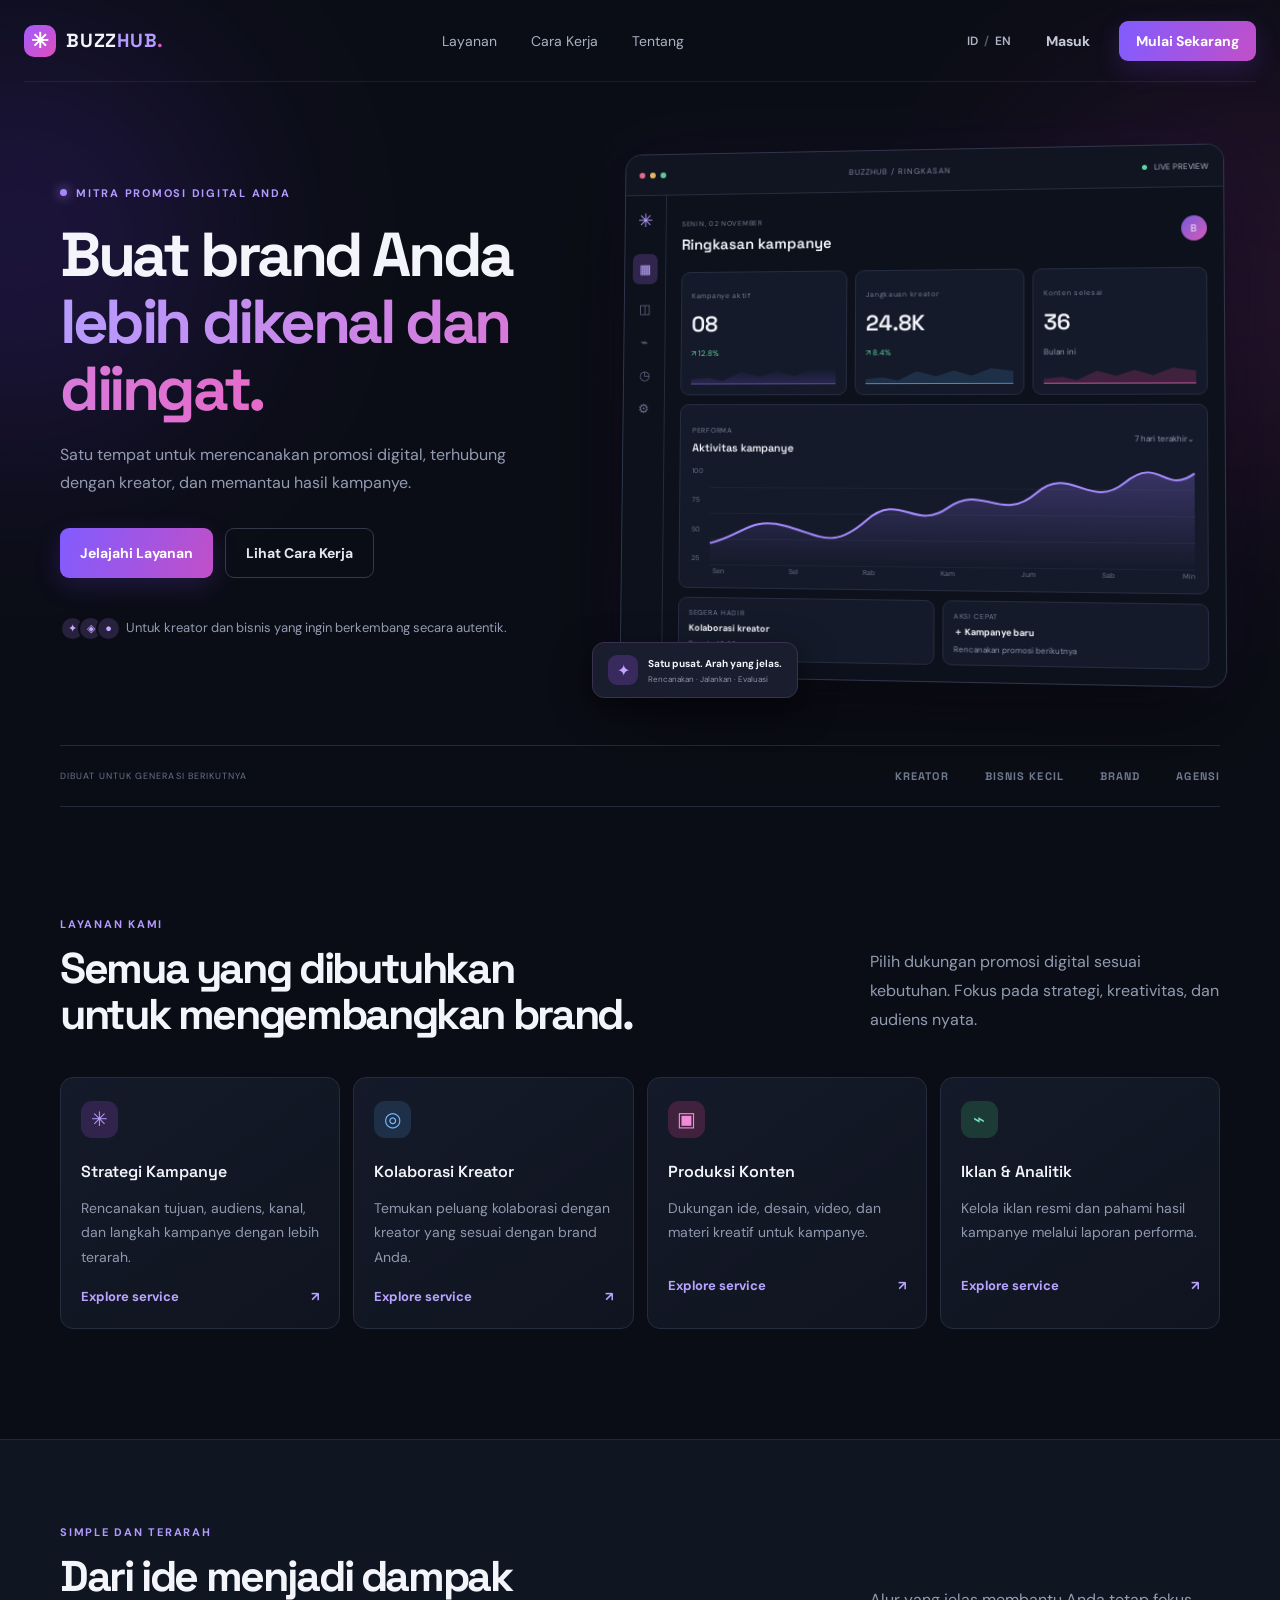
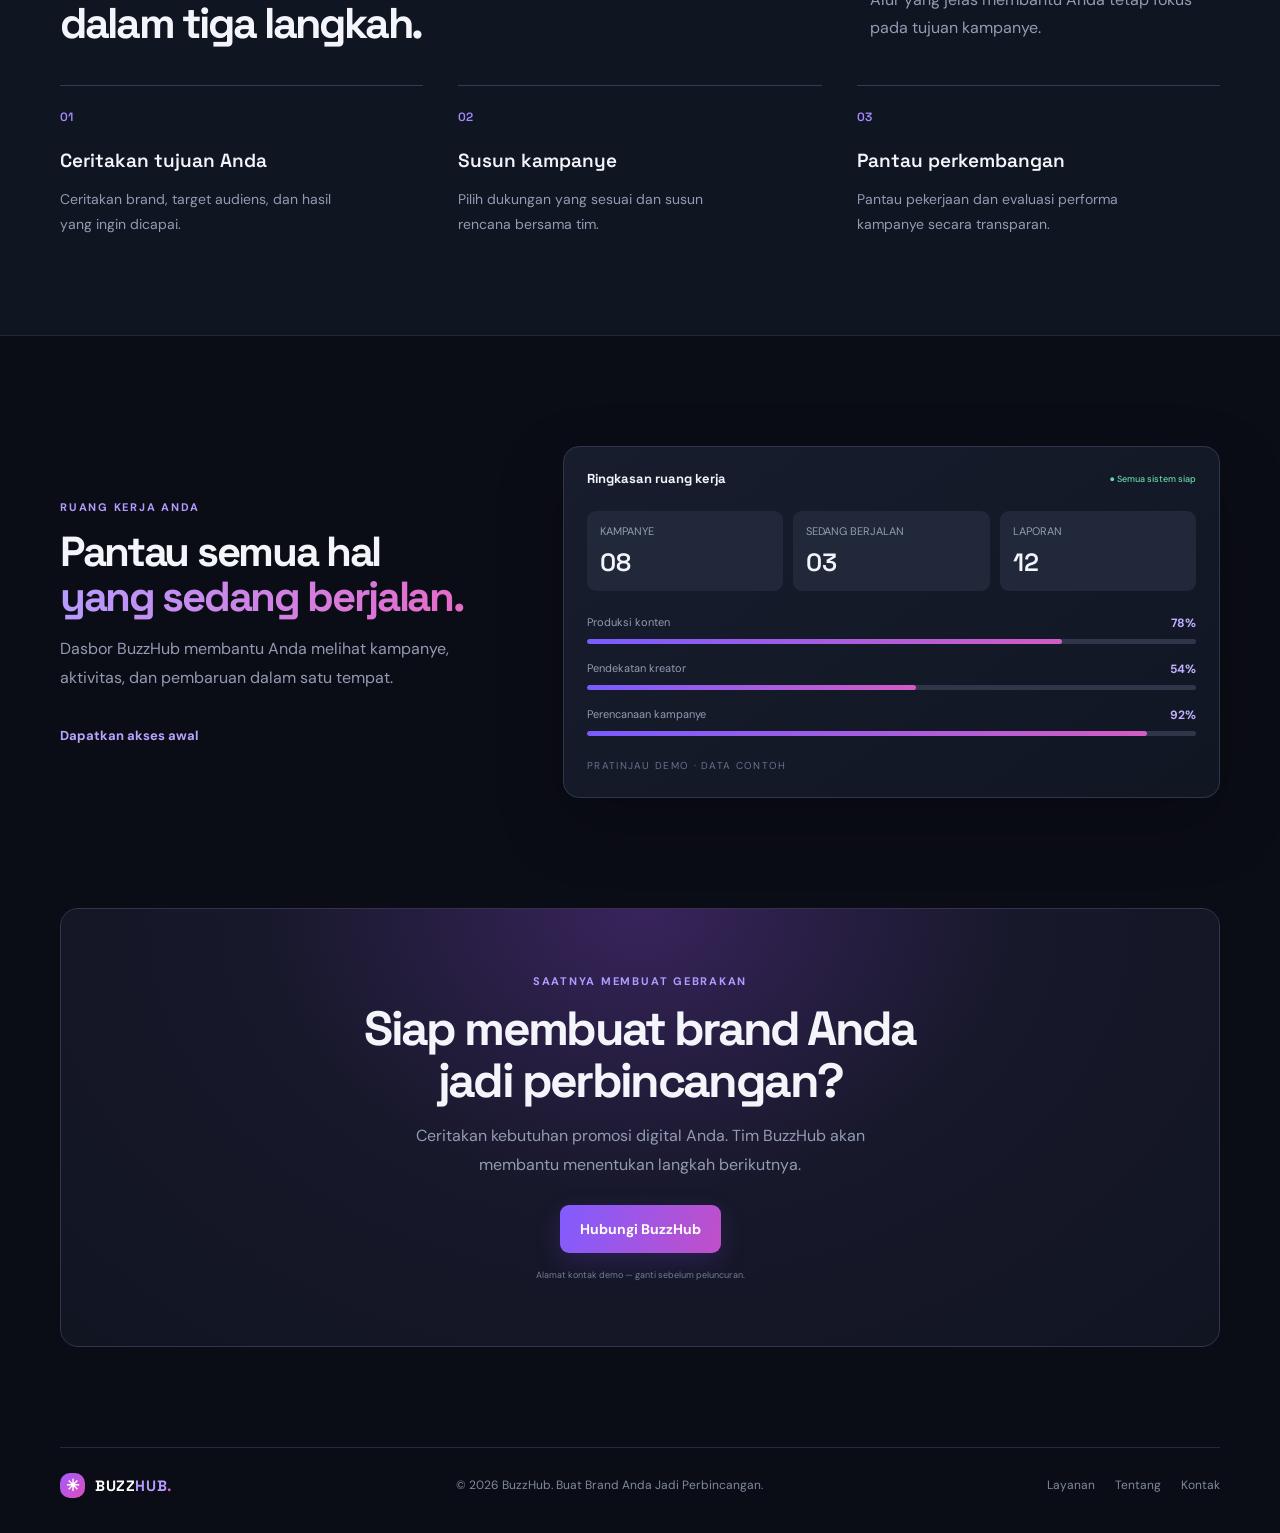
<file: index.html>
<!doctype html>
<html lang="id">
<head>
  <meta charset="utf-8">
  <meta name="viewport" content="width=device-width, initial-scale=1">
  <meta name="theme-color" content="#0b0d16">
  <title>BuzzHub — Make Your Brand Buzz</title>
  <meta name="description" content="BuzzHub — your hub for digital promotion, creator collaborations, and campaign management.">
  <link rel="preconnect" href="https://fonts.googleapis.com">
  <link rel="preconnect" href="https://fonts.gstatic.com" crossorigin>
  <link href="https://fonts.googleapis.com/css2?family=DM+Sans:wght@400;500;600;700&family=Space+Grotesk:wght@500;600;700&display=swap" rel="stylesheet">
  <link rel="stylesheet" href="styles.css">
  <link rel="stylesheet" href="mobile-fixes.css">
</head>
<body>
  <div class="ambient ambient-one"></div><div class="ambient ambient-two"></div>
  <header class="topbar">
    <a class="brand" href="#" aria-label="BuzzHub home"><span class="brand-mark">✳</span><span>BUZZ<span class="brand-accent">HUB</span><i>.</i></span></a>
    <nav class="desktop-nav" aria-label="Main navigation">
      <a href="#services" data-i18n="navServices">Layanan</a>
      <a href="#how" data-i18n="navHow">Cara Kerja</a>
      <a href="#about" data-i18n="navAbout">Tentang</a>
    </nav>
    <div class="top-actions">
      <button class="language-switch" id="languageToggle" type="button" aria-label="Switch language">ID <span>/</span> EN</button>
      <a class="button button-quiet login-link" href="#dashboard" data-i18n="login">Masuk</a>
      <a class="button button-primary" href="#contact" data-i18n="getStarted">Mulai Sekarang <span>↗</span></a>
    </div>
    <button class="mobile-menu" id="mobileMenu" aria-label="Open menu">☰</button>
  </header>

  <main>
    <section class="hero section-wrap">
      <div class="hero-copy">
        <div class="eyebrow"><span class="pulse"></span><span data-i18n="eyebrow">YOUR DIGITAL PROMOTION PARTNER</span></div>
        <h1 data-i18n="heroTitle">Make your brand<br><span>impossible to ignore.</span></h1>
        <p class="hero-description" data-i18n="heroDesc">Satu tempat untuk merencanakan promosi digital, terhubung dengan kreator, dan memantau performa kampanye.</p>
        <div class="hero-buttons">
          <a class="button button-primary button-large" href="#services" data-i18n="exploreServices">Jelajahi Layanan <span>→</span></a>
          <a class="button button-outline button-large" href="#how" data-i18n="seeHow">Lihat Cara Kerja</a>
        </div>
        <div class="trust-line"><div class="avatar-stack"><span>✦</span><span>◈</span><span>●</span></div><span data-i18n="trustText">Dibuat untuk kreator dan bisnis yang ingin tumbuh secara autentik.</span></div>
      </div>
      <div class="hero-visual">
        <div class="dashboard-window">
          <div class="window-top"><div class="window-dots"><b></b><b></b><b></b></div><span>BUZZHUB / OVERVIEW</span><span class="live-pill"><i></i> LIVE PREVIEW</span></div>
          <div class="window-body">
            <aside class="mini-sidebar"><div class="mini-logo">✳</div><span class="selected">▦</span><span>◫</span><span>⌁</span><span>◷</span><span>⚙</span></aside>
            <div class="mini-content">
              <div class="mini-welcome"><div><small>MONDAY, 02 NOVEMBER</small><h3>Campaign overview</h3></div><span class="profile-dot">B</span></div>
              <div class="stat-grid">
                <div class="stat-card"><small>Active campaigns</small><strong>08</strong><em class="positive">↗ 12.8%</em><div class="sparkline purple"></div></div>
                <div class="stat-card"><small>Creator reach</small><strong>24.8K</strong><em class="positive">↗ 8.4%</em><div class="sparkline blue"></div></div>
                <div class="stat-card"><small>Content delivered</small><strong>36</strong><em class="neutral">This month</em><div class="sparkline pink"></div></div>
              </div>
              <div class="chart-card"><div class="chart-heading"><div><small>PERFORMANCE</small><h4>Campaign activity</h4></div><span>Last 7 days⌄</span></div><div class="chart"><div class="chart-y"><span>100</span><span>75</span><span>50</span><span>25</span></div><svg viewBox="0 0 500 135" preserveAspectRatio="none" aria-label="Decorative campaign activity chart"><defs><linearGradient id="fill" x1="0" x2="0" y1="0" y2="1"><stop offset="0" stop-color="#9874ff" stop-opacity=".28"/><stop offset="1" stop-color="#9874ff" stop-opacity="0"/></linearGradient></defs><path d="M0 105 C35 95 42 70 80 82 S130 112 165 74 S215 88 250 57 S305 76 340 38 S395 60 430 24 S470 40 500 12 L500 135 L0 135Z" fill="url(#fill)"/><path d="M0 105 C35 95 42 70 80 82 S130 112 165 74 S215 88 250 57 S305 76 340 38 S395 60 430 24 S470 40 500 12" fill="none" stroke="#a58aff" stroke-width="2.5"/></svg></div><div class="chart-x"><span>Mon</span><span>Tue</span><span>Wed</span><span>Thu</span><span>Fri</span><span>Sat</span><span>Sun</span></div></div>
              <div class="mini-bottom"><div class="bottom-card"><small>UPCOMING</small><b>Creator collaboration</b><span>Tomorrow · 10:00 AM</span></div><div class="bottom-card"><small>QUICK ACTION</small><b>＋ New campaign</b><span>Plan your next promotion</span></div></div>
            </div>
          </div>
        </div>
        <div class="floating-note"><span class="note-icon">✦</span><div><b>One hub. Clear direction.</b><small>Plan · Launch · Measure</small></div></div>
      </div>
    </section>

    <section class="logo-strip section-wrap"><span data-i18n="builtFor">BUILT FOR THE NEXT GENERATION OF</span><div><b>CREATORS</b><b>SMALL BUSINESS</b><b>BRANDS</b><b>AGENCIES</b></div></section>

    <section class="section-wrap services-section" id="services">
      <div class="section-heading"><div><div class="eyebrow">WHAT WE DO</div><h2 data-i18n="servicesTitle">Everything to move<br>your brand forward.</h2></div><p data-i18n="servicesDesc">Pilih dukungan promosi digital sesuai kebutuhan. Fokus pada strategi, kreativitas, dan audiens yang nyata.</p></div>
      <div class="service-grid">
        <article class="service-card"><div class="service-icon violet">✳</div><h3 data-i18n="service1">Campaign Strategy</h3><p data-i18n="service1d">Rencanakan tujuan, audiens, kanal, dan langkah kampanye dengan lebih terarah.</p><a href="#contact">Explore service <span>↗</span></a></article>
        <article class="service-card"><div class="service-icon blue">◎</div><h3 data-i18n="service2">Creator Collaboration</h3><p data-i18n="service2d">Temukan peluang kolaborasi dengan kreator yang relevan dengan brand.</p><a href="#contact">Explore service <span>↗</span></a></article>
        <article class="service-card"><div class="service-icon pink">▣</div><h3 data-i18n="service3">Content Production</h3><p data-i18n="service3d">Dukungan ide, desain, video, dan materi kreatif untuk kampanye.</p><a href="#contact">Explore service <span>↗</span></a></article>
        <article class="service-card"><div class="service-icon green">⌁</div><h3 data-i18n="service4">Ads & Analytics</h3><p data-i18n="service4d">Kelola iklan resmi dan pahami hasil kampanye melalui laporan performa.</p><a href="#contact">Explore service <span>↗</span></a></article>
      </div>
    </section>

    <section class="how-section" id="how"><div class="section-wrap"><div class="section-heading"><div><div class="eyebrow">SIMPLE BY DESIGN</div><h2 data-i18n="howTitle">From idea to impact<br>in three steps.</h2></div><p data-i18n="howDesc">Alur yang jelas membantu kamu tetap fokus pada tujuan kampanye.</p></div><div class="steps"><div class="step"><span>01</span><h3 data-i18n="step1">Tell us your goal</h3><p data-i18n="step1d">Ceritakan brand, target audiens, dan hasil yang ingin dicapai.</p></div><div class="step"><span>02</span><h3 data-i18n="step2">Build your campaign</h3><p data-i18n="step2d">Pilih dukungan yang sesuai dan susun rencana bersama tim.</p></div><div class="step"><span>03</span><h3 data-i18n="step3">Track real progress</h3><p data-i18n="step3d">Pantau pekerjaan dan evaluasi performa kampanye dengan transparan.</p></div></div></div></section>

    <section class="dashboard-section section-wrap" id="dashboard"><div class="dashboard-copy"><div class="eyebrow">YOUR WORKSPACE</div><h2 data-i18n="workspaceTitle">A clearer view of<br><span>everything in motion.</span></h2><p data-i18n="workspaceDesc">Dashboard BuzzHub dirancang agar kamu bisa melihat kampanye, aktivitas, dan pembaruan dalam satu tempat.</p><a class="text-link" href="#contact" data-i18n="workspaceCta">Get early access <span>→</span></a></div><div class="workspace-card"><div class="workspace-top"><b>Workspace overview</b><span class="online-dot">● All systems ready</span></div><div class="workspace-row"><div><small>CAMPAIGNS</small><strong>08</strong></div><div><small>IN PROGRESS</small><strong>03</strong></div><div><small>REPORTS</small><strong>12</strong></div></div><div class="progress-list"><div><span>Content production</span><b>78%</b><i><em style="width:78%"></em></i></div><div><span>Creator outreach</span><b>54%</b><i><em style="width:54%"></em></i></div><div><span>Campaign planning</span><b>92%</b><i><em style="width:92%"></em></i></div></div><small class="demo-label">DEMO PREVIEW · SAMPLE DATA</small></div></section>

    <section class="cta-section section-wrap" id="contact"><div class="cta-box"><div class="eyebrow">LET'S MAKE SOME NOISE</div><h2 data-i18n="ctaTitle">Ready to make your<br>brand buzz?</h2><p data-i18n="ctaDesc">Ceritakan kebutuhan promosi digitalmu. Tim BuzzHub akan membantu menentukan langkah berikutnya.</p><a class="button button-primary button-large" href="mailto:hello@buzzhub.example?subject=BuzzHub%20Inquiry" data-i18n="contactUs">Hubungi BuzzHub <span>↗</span></a><small>Demo contact address — replace before launch.</small></div></section>
  </main>
  <footer class="footer section-wrap"><a class="brand" href="#"><span class="brand-mark">✳</span><span>BUZZ<span class="brand-accent">HUB</span><i>.</i></span></a><span>© 2026 BuzzHub. Make Your Brand Buzz.</span><div><a href="#services">Services</a><a href="#about" id="about">About</a><a href="#contact">Contact</a></div></footer>
  <script src="script.js"></script>
</body>
</html>
</file>
<file: styles.css>
@import url('https://fonts.googleapis.com/css2?family=DM+Sans:wght@400;500;600;700&family=Space+Grotesk:wght@500;600;700&display=swap');
:root{--bg:#0b0d16;--panel:#111522;--panel2:#151b2b;--line:#242a3b;--text:#f4f5fb;--muted:#929bb1;--purple:#8b68ff;--pink:#df4dbb;--blue:#63a6ff;--green:#58d6a1;--font:'DM Sans',sans-serif;--display:'Space Grotesk',sans-serif}
*{box-sizing:border-box}html{scroll-behavior:smooth}body{margin:0;background:var(--bg);color:var(--text);font-family:var(--font);overflow-x:hidden}a{color:inherit;text-decoration:none}.ambient{position:absolute;filter:blur(100px);opacity:.16;pointer-events:none;border-radius:50%;z-index:-1}.ambient-one{width:420px;height:420px;background:#793cff;top:30px;left:-190px}.ambient-two{width:480px;height:420px;background:#a52e91;top:80px;right:-210px}.section-wrap{width:min(1160px,calc(100% - 48px));margin-inline:auto}.topbar{height:82px;width:min(1240px,calc(100% - 48px));margin:auto;display:flex;align-items:center;justify-content:space-between;border-bottom:1px solid rgba(255,255,255,.07);position:relative;z-index:2}.brand{display:flex;align-items:center;gap:10px;font:700 19px var(--display);letter-spacing:.04em}.brand-mark{display:grid;place-items:center;width:32px;height:32px;border-radius:10px;background:linear-gradient(135deg,#a15cff,#df4dbb);font-size:21px;color:white}.brand-accent{color:#b49bff}.brand i{color:#d85fc9;font-style:normal}.desktop-nav{display:flex;gap:34px;color:#aab1c3;font-size:13px}.desktop-nav a:hover,.footer a:hover{color:white}.top-actions{display:flex;align-items:center;gap:12px}.language-switch,.mobile-menu{border:0;background:transparent;color:#aeb5c7;font:600 12px var(--font);cursor:pointer}.language-switch span{color:#555e72;padding:0 3px}.button{display:inline-flex;align-items:center;justify-content:center;gap:14px;border-radius:9px;font-size:13px;font-weight:700;padding:11px 17px;transition:.2s}.button-primary{background:linear-gradient(110deg,#815cff,#c14fc8);color:white;box-shadow:0 8px 26px #834cff30}.button-primary:hover{transform:translateY(-2px);filter:brightness(1.1)}.button-quiet{color:#c5cada}.button-outline{border:1px solid #34394b;color:#e5e7f0}.button-large{padding:15px 20px}.mobile-menu{display:none;font-size:22px}.hero{min-height:620px;display:grid;grid-template-columns:.92fr 1.08fr;align-items:center;gap:40px;padding-top:65px;padding-bottom:65px}.eyebrow{font-size:10px;letter-spacing:.16em;color:#b29aff;font-weight:700;display:flex;align-items:center;gap:9px}.pulse{width:7px;height:7px;border-radius:50%;background:#a985ff;box-shadow:0 0 12px #a985ff}.hero h1,.section-heading h2,.dashboard-copy h2,.cta-box h2{font:700 clamp(40px,5vw,62px)/1.08 var(--display);letter-spacing:-.055em;margin:22px 0 18px}.hero h1 span,.dashboard-copy h2 span{background:linear-gradient(100deg,#b69cff,#e66ac9);-webkit-background-clip:text;background-clip:text;color:transparent}.hero-description,.section-heading>p,.dashboard-copy>p,.cta-box>p{color:var(--muted);line-height:1.8;font-size:15px;max-width:490px}.hero-buttons{display:flex;gap:12px;margin-top:30px;flex-wrap:wrap}.trust-line{display:flex;align-items:center;gap:12px;margin-top:38px;color:#929bb1;font-size:11px}.avatar-stack{display:flex}.avatar-stack span{display:grid;place-items:center;width:25px;height:25px;border-radius:50%;background:#28213d;border:2px solid var(--bg);margin-right:-7px;color:#c6aaff;font-size:11px}.hero-visual{position:relative;min-width:0}.dashboard-window{border:1px solid #30364a;border-radius:17px;background:#0d111c;box-shadow:0 30px 90px #0008,0 0 70px #8451ff13;overflow:hidden;transform:perspective(1200px) rotateY(-5deg) rotateX(2deg)}.window-top{height:42px;background:#111522;border-bottom:1px solid #272d3d;display:flex;align-items:center;justify-content:space-between;padding:0 14px;color:#7e879c;font-size:8px;letter-spacing:.12em}.window-dots{display:flex;gap:5px}.window-dots b{width:6px;height:6px;border-radius:50%;background:#555c6d}.window-dots b:first-child{background:#e66a89}.window-dots b:nth-child(2){background:#e4b65f}.window-dots b:nth-child(3){background:#5dc99c}.live-pill{color:#aeb8cb;letter-spacing:0}.live-pill i{display:inline-block;width:5px;height:5px;background:#5bd5a2;border-radius:50%;margin-right:5px}.window-body{display:grid;grid-template-columns:43px 1fr;min-height:350px}.mini-sidebar{border-right:1px solid #252b3b;display:flex;align-items:center;flex-direction:column;gap:17px;padding:13px 0;color:#667087;font-size:13px}.mini-logo{color:#b59bff;font-size:19px;margin-bottom:5px}.mini-sidebar .selected{background:#30254d;color:#c1aaff;padding:7px;border-radius:7px}.mini-content{padding:16px}.mini-welcome{display:flex;justify-content:space-between;align-items:center;margin-bottom:15px}.mini-welcome small,.stat-card small,.chart-heading small,.bottom-card small{font-size:7px;letter-spacing:.1em;color:#778198}.mini-welcome h3{font:600 15px var(--display);margin:4px 0}.profile-dot{width:25px;height:25px;border-radius:50%;background:linear-gradient(135deg,#765bdb,#d65bb7);display:grid;place-items:center;font-size:10px}.stat-grid{display:grid;grid-template-columns:repeat(3,1fr);gap:8px}.stat-card,.chart-card,.bottom-card{background:#141a29;border:1px solid #252d40;border-radius:9px;padding:10px;position:relative;overflow:hidden}.stat-card strong{display:block;font:600 22px var(--display);margin:7px 0 3px}.stat-card em{font-style:normal;font-size:8px}.positive{color:#5fd5a0}.neutral{color:#929bb1}.sparkline{height:17px;margin-top:7px;border-bottom:1px solid #5b4c96;clip-path:polygon(0 70%,12% 60%,22% 80%,35% 25%,48% 55%,60% 20%,72% 52%,85% 8%,100% 25%,100% 100%,0 100%);background:linear-gradient(0deg,#7955e733,transparent)}.sparkline.blue{border-color:#448cc7}.sparkline.pink{border-color:#bb559e}.chart-card{margin-top:9px;padding:12px}.chart-heading{display:flex;justify-content:space-between;align-items:center}.chart-heading h4{font:600 11px var(--display);margin:3px 0}.chart-heading>span{font-size:8px;color:#929bb1}.chart{height:105px;display:flex;align-items:stretch;margin-top:5px}.chart-y{display:flex;flex-direction:column;justify-content:space-between;color:#69748b;font-size:7px;padding:4px 7px 4px 0}.chart svg{width:100%;height:100%;overflow:visible;background:repeating-linear-gradient(to bottom,transparent 0,transparent 25px,#252c3d 26px)}.chart-x{display:flex;justify-content:space-between;margin-left:22px;color:#69748b;font-size:7px}.mini-bottom{display:grid;grid-template-columns:1fr 1fr;gap:8px;margin-top:9px}.bottom-card{display:flex;flex-direction:column;gap:5px}.bottom-card b{font-size:9px}.bottom-card span{font-size:8px;color:#8d97ad}.floating-note{position:absolute;bottom:-18px;left:-23px;background:#191d2d;border:1px solid #39314f;box-shadow:0 12px 35px #0008;border-radius:12px;padding:12px 15px;display:flex;align-items:center;gap:10px}.note-icon{display:grid;place-items:center;width:30px;height:30px;border-radius:9px;background:#392a5d;color:#c3a7ff}.floating-note b,.floating-note small{display:block}.floating-note b{font-size:10px}.floating-note small{color:#8993a9;font-size:8px;margin-top:4px}.logo-strip{border-top:1px solid var(--line);border-bottom:1px solid var(--line);padding:23px 0;display:flex;align-items:center;justify-content:space-between;gap:20px}.logo-strip>span{font-size:9px;color:#69738a;letter-spacing:.12em}.logo-strip div{display:flex;gap:36px;color:#737e94;font:600 11px var(--display);letter-spacing:.1em}.services-section{padding-top:110px;padding-bottom:110px}.section-heading{display:flex;align-items:end;justify-content:space-between;gap:30px;margin-bottom:38px}.section-heading h2,.dashboard-copy h2,.cta-box h2{font-size:43px;margin:15px 0 0}.section-heading>p{max-width:350px;font-size:13px;margin-bottom:4px}.service-grid{display:grid;grid-template-columns:repeat(4,1fr);gap:13px}.service-card{background:linear-gradient(145deg,#141a29,#101420);border:1px solid #252c3d;border-radius:13px;padding:23px 20px;min-height:235px;transition:.2s}.service-card:hover{transform:translateY(-4px);border-color:#5b4b8b}.service-icon{width:37px;height:37px;border-radius:11px;display:grid;place-items:center;font-size:20px;margin-bottom:23px}.violet{background:#30234c;color:#b89dff}.blue{background:#1e3048;color:#77b8ff}.pink{background:#40223e;color:#f28bd7}.green{background:#1c3b37;color:#72dfb6}.service-card h3{font:600 16px var(--display);margin:0 0 10px}.service-card p{font-size:12px;color:#8f99ae;line-height:1.7;min-height:62px}.service-card a{font-size:11px;color:#b8a4ff;font-weight:700;display:flex;justify-content:space-between;margin-top:19px}.how-section{background:#101522;border-block:1px solid #20283a;padding:85px 0}.steps{display:grid;grid-template-columns:repeat(3,1fr);gap:35px}.step{border-top:1px solid #343b50;padding-top:19px}.step>span{font:600 12px var(--display);color:#a68aff}.step h3{font:600 19px var(--display);margin:22px 0 8px}.step p{font-size:12px;line-height:1.7;color:#929bb1;max-width:290px}.dashboard-section{padding-top:110px;padding-bottom:110px;display:grid;grid-template-columns:.8fr 1.2fr;align-items:center;gap:65px}.dashboard-copy h2{font-size:42px}.dashboard-copy>p{font-size:13px}.text-link{display:inline-flex;gap:12px;color:#b9a4ff;font-size:13px;font-weight:700;margin-top:18px}.workspace-card{background:linear-gradient(145deg,#171d2d,#111623);border:1px solid #30364a;border-radius:16px;padding:23px;box-shadow:0 25px 65px #0004}.workspace-top{display:flex;justify-content:space-between;align-items:center;font:600 13px var(--display)}.online-dot{font:500 9px var(--font);color:#68d8a8}.workspace-row{display:grid;grid-template-columns:repeat(3,1fr);gap:10px;margin:24px 0}.workspace-row>div{background:#20283a;border-radius:9px;padding:13px}.workspace-row small,.progress-list span{display:block;color:#929bb1;font-size:9px}.workspace-row strong{display:block;font:600 25px var(--display);margin-top:8px}.progress-list>div{display:grid;grid-template-columns:1fr auto;gap:8px;margin:17px 0}.progress-list b{font-size:10px;color:#c1b0ff}.progress-list i{grid-column:1/3;height:5px;border-radius:9px;background:#30364a;overflow:hidden}.progress-list em{display:block;height:100%;border-radius:9px;background:linear-gradient(90deg,#795cff,#d35cc4)}.demo-label{color:#67738a;font-size:8px;letter-spacing:.13em}.cta-section{padding-bottom:100px}.cta-box{text-align:center;padding:65px 25px;border:1px solid #37304f;border-radius:18px;background:radial-gradient(ellipse at 50% 0%,#38245c 0%,#17182a 47%,#111522 100%)}.cta-box .eyebrow{justify-content:center}.cta-box h2{font-size:48px}.cta-box>p{margin:15px auto 25px;font-size:13px}.cta-box>small{display:block;color:#737d93;font-size:9px;margin-top:16px}.footer{border-top:1px solid var(--line);padding:25px 0 35px;display:flex;justify-content:space-between;align-items:center;color:#7f899f;font-size:10px}.footer .brand{color:white;font-size:15px}.footer .brand-mark{width:25px;height:25px;font-size:16px}.footer>div{display:flex;gap:20px}
@media(max-width:900px){.hero{grid-template-columns:1fr;padding-top:75px;gap:55px}.hero-copy{max-width:650px}.hero-visual{max-width:700px;width:100%;margin:auto}.service-grid{grid-template-columns:repeat(2,1fr)}.dashboard-section{gap:30px}.logo-strip div{gap:16px}}
@media(max-width:640px){.section-wrap,.topbar{width:min(100% - 34px,1160px)}.topbar{height:70px}.desktop-nav,.login-link,.top-actions .button-primary{display:none}.mobile-menu{display:block}.top-actions{margin-left:auto;margin-right:15px}.hero{padding-top:65px;padding-bottom:55px;min-height:auto}.hero h1{font-size:43px}.hero-description{font-size:13px}.hero-buttons .button{font-size:11px;padding:13px}.trust-line{font-size:9px;line-height:1.5}.dashboard-window{transform:none}.window-body{grid-template-columns:32px 1fr;min-height:300px}.mini-content{padding:10px}.mini-sidebar{gap:13px}.stat-grid{gap:5px}.stat-card{padding:7px}.stat-card strong{font-size:17px}.stat-card small{font-size:6px}.chart-card{padding:8px}.floating-note{left:5px;bottom:-22px}.logo-strip{display:block}.logo-strip div{flex-wrap:wrap;margin-top:15px;gap:15px 22px}.services-section,.dashboard-section{padding-top:75px;padding-bottom:75px}.section-heading{display:block}.section-heading h2,.dashboard-copy h2{font-size:36px}.section-heading>p{margin-top:18px}.service-grid{gap:9px}.service-card{padding:16px 13px;min-height:245px}.service-card h3{font-size:14px}.service-card p{font-size:11px}.service-card a{font-size:10px}.service-icon{margin-bottom:18px}.how-section{padding:70px 0}.steps{grid-template-columns:1fr;gap:23px}.step h3{margin:12px 0 5px}.dashboard-section{grid-template-columns:1fr;gap:30px}.workspace-card{padding:16px}.workspace-top{font-size:11px}.workspace-row{gap:6px}.workspace-row>div{padding:10px}.workspace-row strong{font-size:21px}.cta-section{padding-bottom:65px}.cta-box{padding:50px 17px}.cta-box h2{font-size:38px}.footer{gap:18px;flex-wrap:wrap}.footer>span{order:3;width:100%}}
</file>
<file: mobile-fixes.css>
/* BuzzHub mobile readability and responsive refinements */
html { -webkit-text-size-adjust: 100%; text-size-adjust: 100%; }
body { font-size: 16px; }
.hero-description, .section-heading > p, .dashboard-copy > p, .cta-box > p {
  font-size: 16px;
  line-height: 1.8;
}
.desktop-nav { font-size: 14px; }
.button { font-size: 14px; }
.eyebrow { font-size: 11px; }
.trust-line { font-size: 13px; line-height: 1.6; }
.service-card p, .step p { font-size: 14px; line-height: 1.75; }
.service-card a, .text-link { font-size: 13px; }
.footer { font-size: 12px; }
.workspace-row small, .progress-list span { font-size: 11px; }
.progress-list b { font-size: 12px; }
.demo-label { font-size: 10px; }

@media (max-width: 760px) {
  .section-wrap, .topbar { width: min(100% - 32px, 560px); }
  .topbar { height: 70px; }
  .desktop-nav { display: none; }
  .top-actions { gap: 8px; }
  .top-actions .login-link { display: none; }
  .button { padding: 10px 12px; font-size: 13px; }
  .mobile-menu { display: block; padding: 6px; }
  .hero {
    min-height: auto;
    grid-template-columns: 1fr;
    gap: 34px;
    padding-top: 52px;
    padding-bottom: 54px;
  }
  .hero h1 { font-size: clamp(36px, 10vw, 48px); line-height: 1.12; }
  .hero-description { font-size: 16px; }
  .hero-visual { width: 100%; }
  .dashboard-window { transform: none; }
  .window-top { font-size: 8px; }
  .window-body { grid-template-columns: 34px minmax(0, 1fr); min-height: 300px; }
  .mini-content { padding: 10px; min-width: 0; }
  .mini-welcome h3 { font-size: 14px; }
  .mini-welcome small, .stat-card small, .chart-heading small,
  .bottom-card small { font-size: 9px; }
  .stat-grid { gap: 5px; }
  .stat-card { padding: 8px 6px; }
  .stat-card strong { font-size: 18px; }
  .stat-card em { font-size: 9px; }
  .chart-heading h4 { font-size: 12px; }
  .chart-heading > span { font-size: 9px; }
  .chart-y, .chart-x { font-size: 9px; }
  .bottom-card { padding: 8px; }
  .bottom-card b { font-size: 10px; }
  .bottom-card span { font-size: 9px; }
  .floating-note { left: 8px; bottom: -22px; padding: 9px 11px; }
  .floating-note b { font-size: 11px; }
  .floating-note small { font-size: 9px; }
  .logo-strip { flex-direction: column; align-items: flex-start; gap: 14px; }
  .logo-strip div { width: 100%; flex-wrap: wrap; gap: 12px 22px; font-size: 11px; }
  .services-section, .dashboard-section { padding-top: 72px; padding-bottom: 72px; }
  .section-heading { display: block; margin-bottom: 28px; }
  .section-heading h2, .dashboard-copy h2 { font-size: clamp(32px, 8vw, 40px); }
  .section-heading > p { font-size: 15px; margin-top: 16px; }
  .service-grid { grid-template-columns: 1fr 1fr; gap: 10px; }
  .service-card { padding: 17px 14px; min-height: 0; }
  .service-icon { margin-bottom: 16px; }
  .service-card h3 { font-size: 15px; line-height: 1.35; }
  .service-card p { font-size: 13px; min-height: 0; }
  .service-card a { margin-top: 14px; font-size: 12px; }
  .how-section { padding: 66px 0; }
  .steps { grid-template-columns: 1fr; gap: 24px; }
  .step h3 { font-size: 18px; margin-top: 15px; }
  .step p { font-size: 14px; }
  .dashboard-section { grid-template-columns: 1fr; gap: 28px; }
  .workspace-card { padding: 16px; }
  .workspace-row { gap: 7px; }
  .workspace-row > div { padding: 10px 8px; }
  .workspace-row strong { font-size: 22px; }
  .cta-section { padding-bottom: 70px; }
  .cta-box { padding: 48px 18px; }
  .cta-box h2 { font-size: clamp(32px, 8vw, 42px); }
  .cta-box > p { font-size: 15px; }
  .footer { flex-wrap: wrap; gap: 16px; font-size: 11px; }
  .footer > div { width: 100%; justify-content: space-between; gap: 12px; }
}
@media (max-width: 380px) {
  .section-wrap, .topbar { width: calc(100% - 24px); }
  .service-grid { grid-template-columns: 1fr; }
  .hero h1 { font-size: 35px; }
  .window-top { padding-inline: 8px; }
  .live-pill { font-size: 7px; }
}
/* FIX MOBILE HORIZONTAL OVERFLOW */

*,
*::before,
*::after {
  box-sizing: border-box;
}

html,
body {
  width: 100%;
  max-width: 100%;
  overflow-x: clip;
}

body {
  margin: 0;
}

img,
svg,
video,
canvas,
iframe {
  max-width: 100%;
}

section,
header,
footer,
main,
.section-wrap,
.topbar,
.hero,
.hero-visual,
.dashboard-window,
.workspace-card {
  min-width: 0;
  max-width: 100%;
}

@media (max-width: 760px) {
  .hero-visual,
  .dashboard-window,
  .workspace-card {
    transform: none;
    max-width: 100%;
  }
}
</file>
